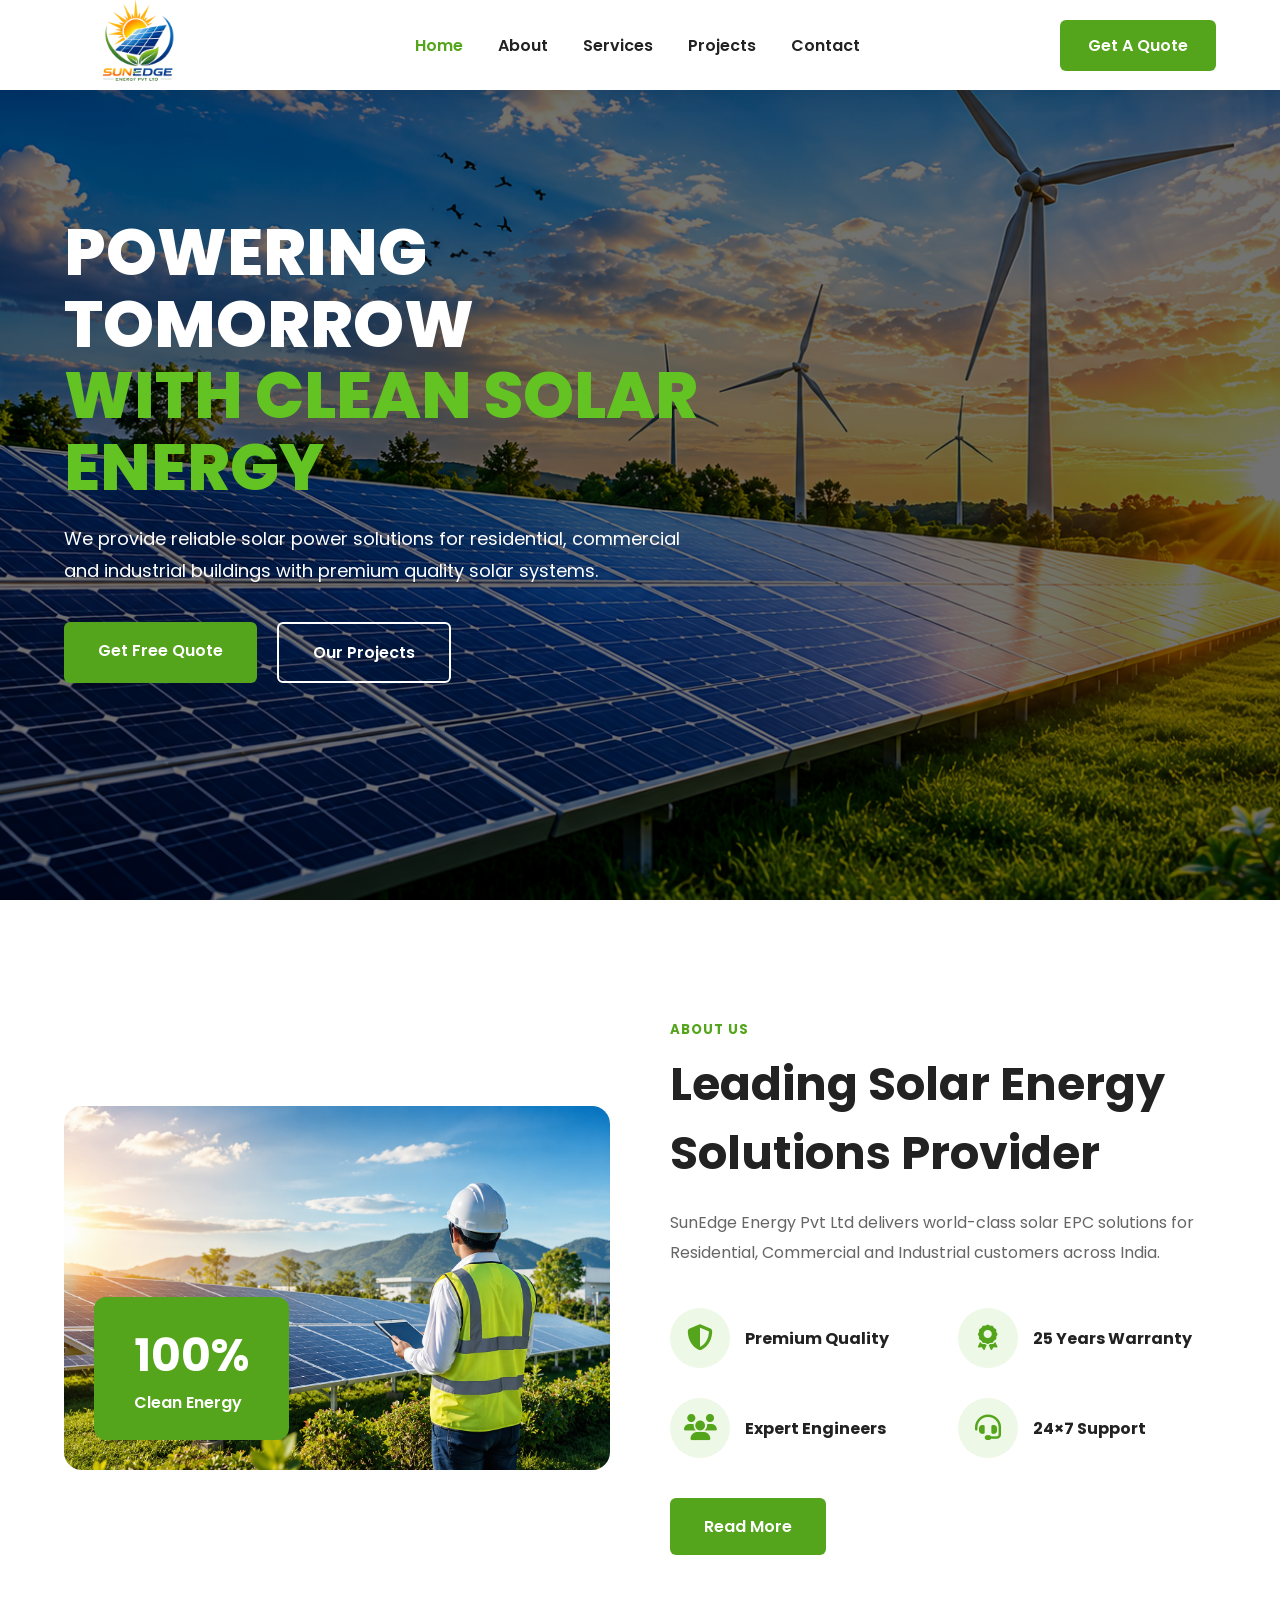
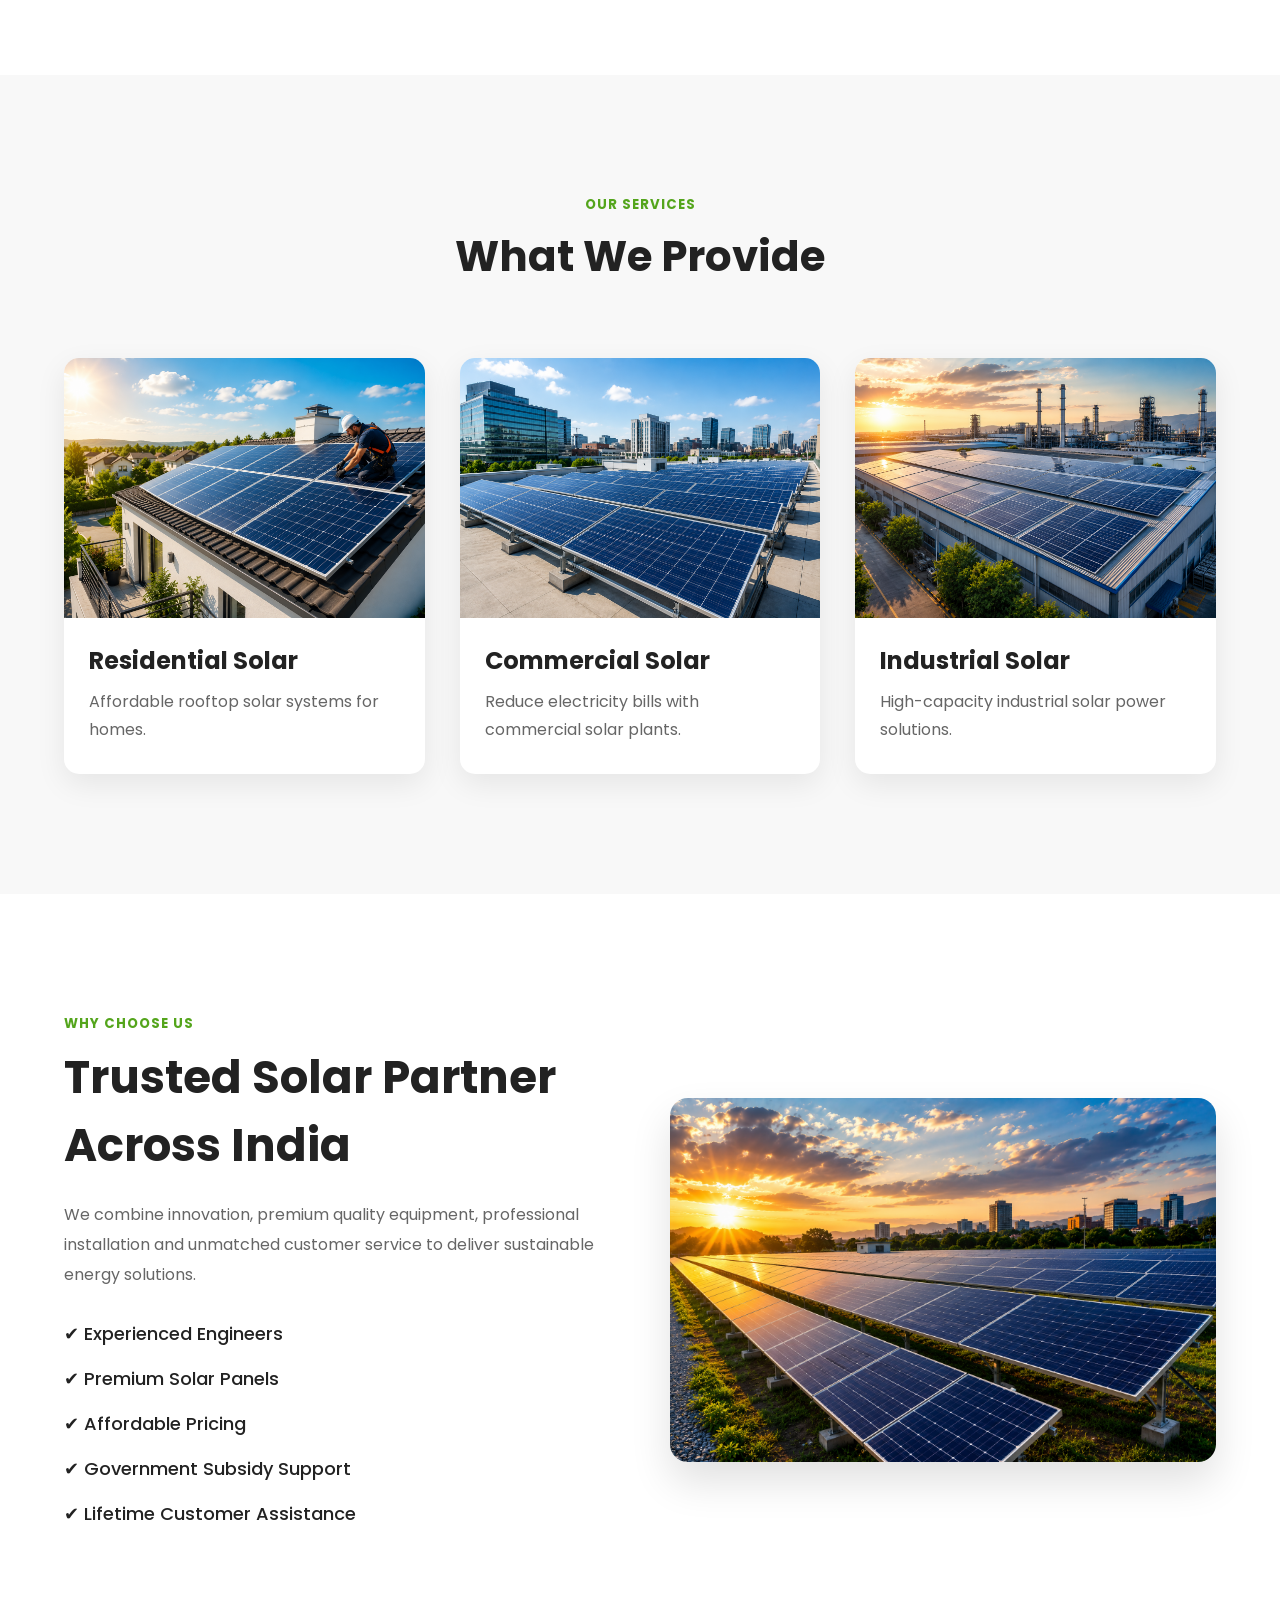
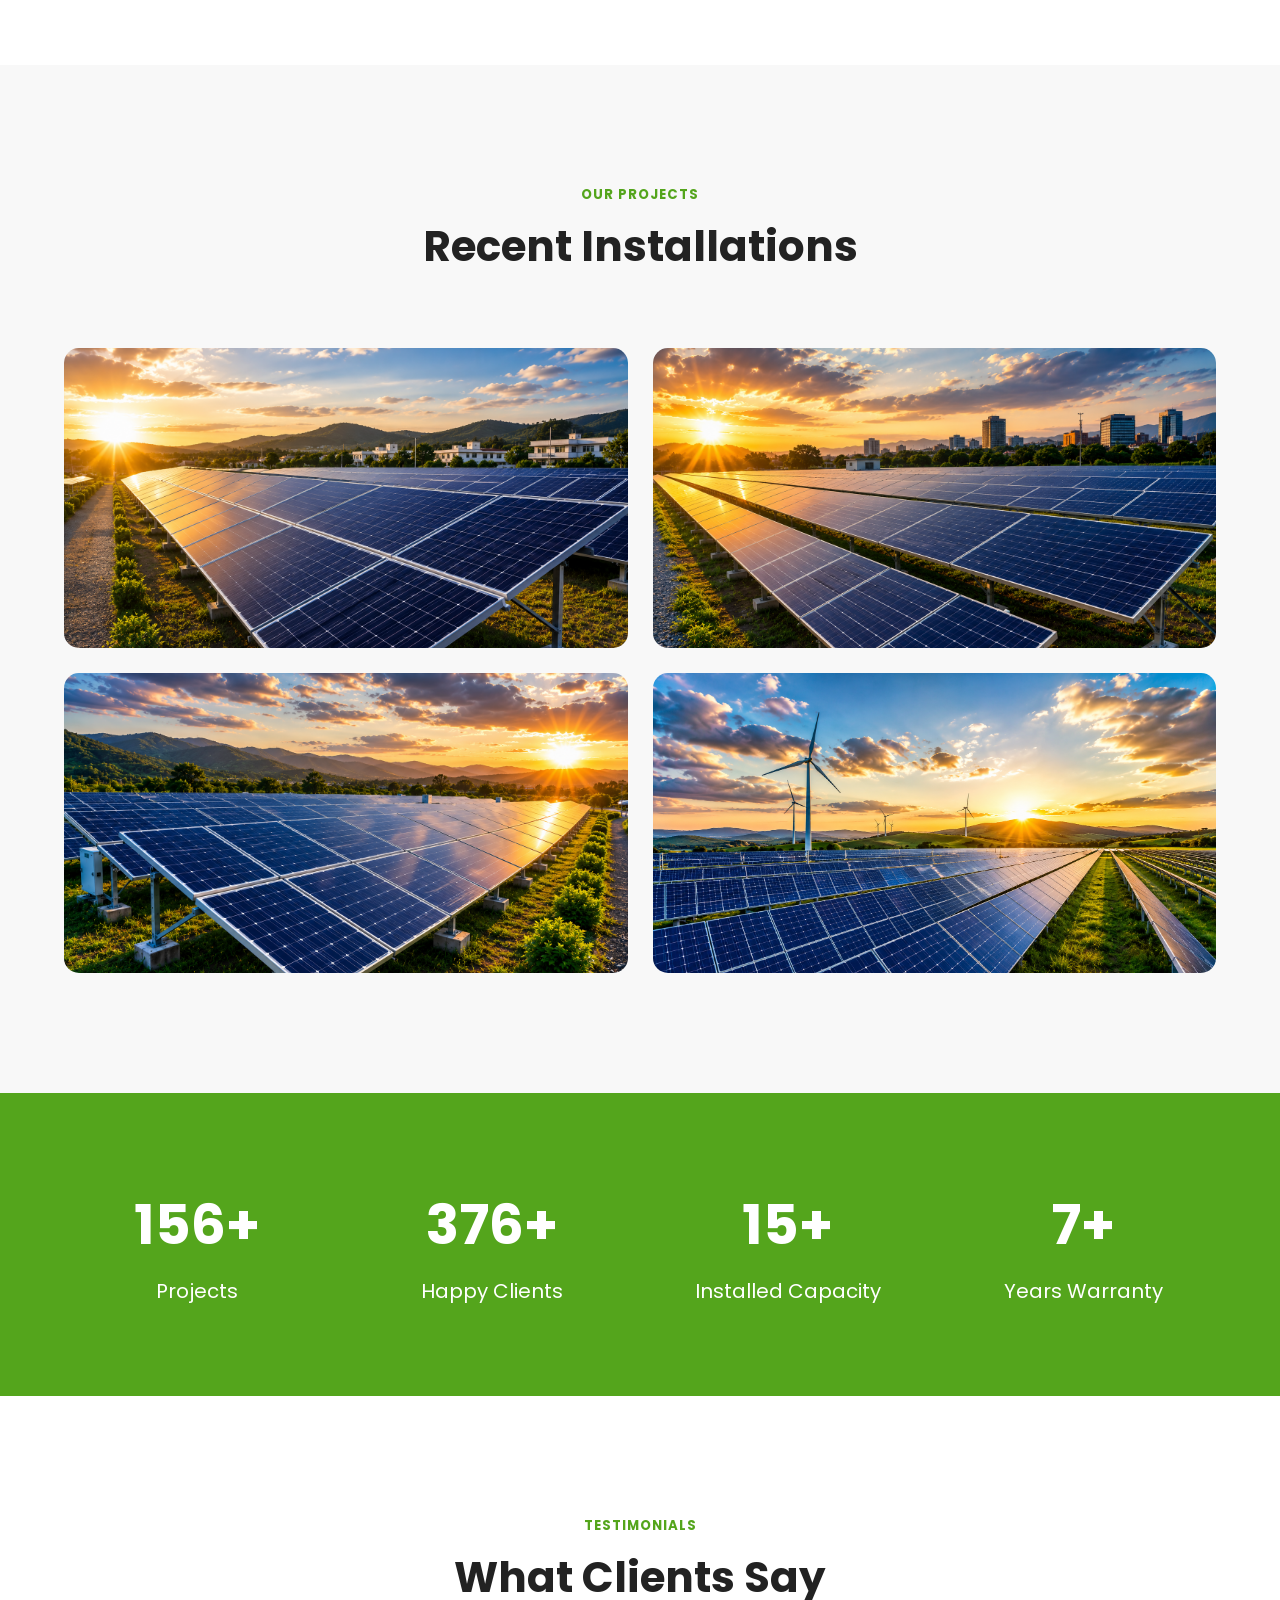
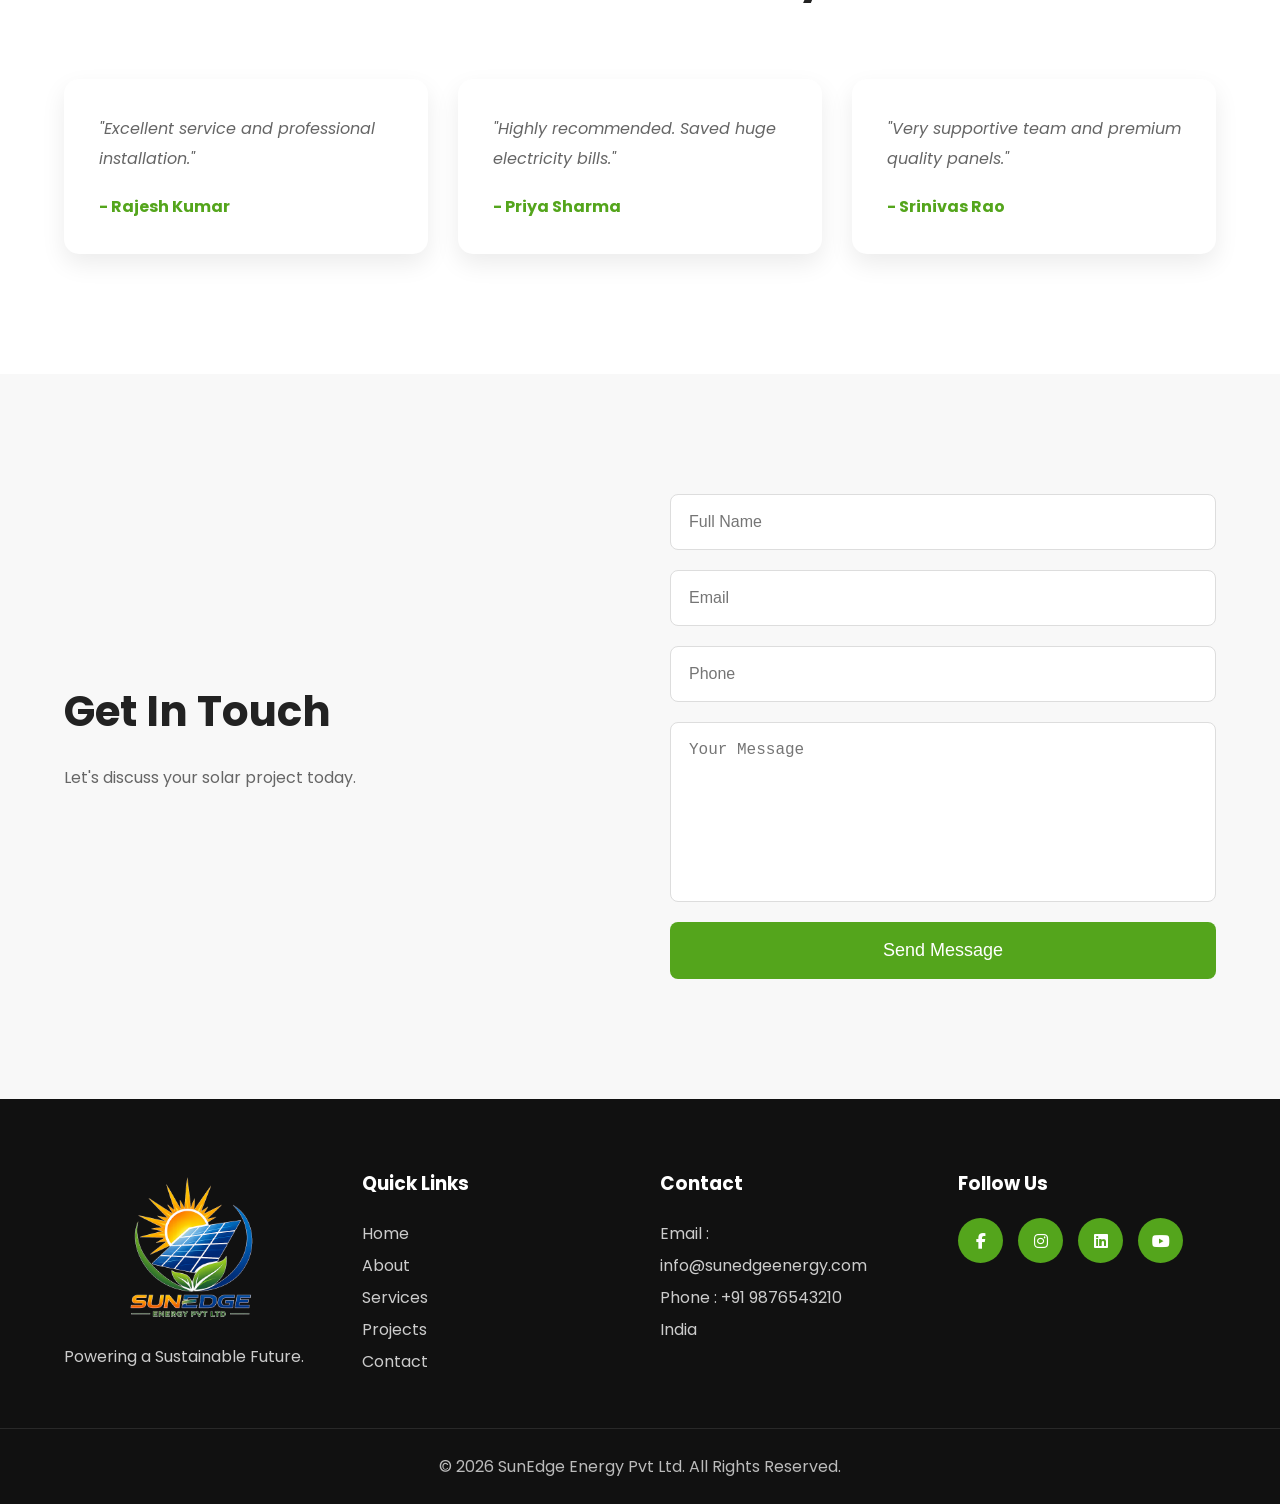
<file: index.html>
<!DOCTYPE html>
<html lang="en">

<head>
    <meta charset="UTF-8">
    <meta name="viewport" content="width=device-width, initial-scale=1.0">

    <title>SunEdge Energy Pvt Ltd</title>

    <!-- CSS -->
    <link rel="stylesheet" href="css/style.css">
    <link rel="stylesheet" href="css/responsive.css">

    <!-- Font Awesome -->
    <link rel="stylesheet"
        href="https://cdnjs.cloudflare.com/ajax/libs/font-awesome/6.5.2/css/all.min.css">

    <!-- Google Font -->
    <link href="https://fonts.googleapis.com/css2?family=Poppins:wght@300;400;500;600;700;800&display=swap"
        rel="stylesheet">
</head>

<body>

<!-- ================= HEADER ================= -->

<header>

<div class="container">
<div class="logo">

<img src="images/logo.png" alt="SunEdge Logo" class="site-logo">

</div>

<nav>

<ul id="menu">

<li><a href="#home" class="active">Home</a></li>

<li><a href="#about">About</a></li>

<li><a href="#services">Services</a></li>

<li><a href="#projects">Projects</a></li>

<li><a href="#contact">Contact</a></li>

</ul>

</nav>

<div class="quote-btn">

<a href="#contact">Get A Quote</a>

</div>

<div class="menu-icon">

<i class="fas fa-bars"></i>

</div>

</div>

</header>

<!-- ================= HERO ================= -->

<section class="hero" id="home">

<div class="overlay"></div>

<div class="container hero-content">

<div class="hero-text">

<h1>

POWERING TOMORROW

<span>WITH CLEAN SOLAR ENERGY</span>

</h1>

<p>

We provide reliable solar power solutions for residential,

commercial and industrial buildings with premium quality

solar systems.

</p>

<div class="hero-buttons">

<a href="#contact" class="btn green">

Get Free Quote

</a>

<a href="#projects" class="btn outline">

Our Projects

</a>

</div>

</div>

</div>

</section>

<!-- ================= ABOUT ================= -->

<section class="about" id="about">

<div class="container about-grid">

<div class="about-image">

<img src="images/about.jpg" alt="About">

<div class="badge">

<h2>100%</h2>

<p>Clean Energy</p>

</div>

</div>

<div class="about-content">

<h5>ABOUT US</h5>

<h2>

Leading Solar Energy

Solutions Provider

</h2>

<p>

SunEdge Energy Pvt Ltd delivers world-class solar EPC

solutions for Residential, Commercial and Industrial

customers across India.

</p>

<div class="features">

<div class="feature">

<i class="fa-solid fa-shield-halved"></i>

<h4>Premium Quality</h4>

</div>

<div class="feature">

<i class="fa-solid fa-award"></i>

<h4>25 Years Warranty</h4>

</div>

<div class="feature">

<i class="fa-solid fa-users"></i>

<h4>Expert Engineers</h4>

</div>

<div class="feature">

<i class="fa-solid fa-headset"></i>

<h4>24×7 Support</h4>

</div>

</div>

<a href="#" class="btn green">

Read More

</a>

</div>

</div>

</section>

<!-- ================= SERVICES ================= -->

<section class="services" id="services">

<div class="container">

<div class="title">

<h5>OUR SERVICES</h5>

<h2>What We Provide</h2>

</div>

<div class="service-grid">

<div class="service-card">

<img src="images/service1.jpg">

<h3>Residential Solar</h3>

<p>

Affordable rooftop solar systems for homes.

</p>

</div>

<div class="service-card">

<img src="images/service2.jpg">

<h3>Commercial Solar</h3>

<p>

Reduce electricity bills with commercial solar plants.

</p>

</div>

<div class="service-card">

<img src="images/service3.jpg">

<h3>Industrial Solar</h3>

<p>

High-capacity industrial solar power solutions.

</p>

</div>

</div>

</div>

</section>

<!-- ================= WHY CHOOSE US ================= -->

<section class="why">

<div class="container why-grid">

<div>

<h5>WHY CHOOSE US</h5>

<h2>

Trusted Solar Partner

Across India

</h2>

<p>

We combine innovation, premium quality equipment,

professional installation and unmatched customer service

to deliver sustainable energy solutions.

</p>

<ul>

<li>✔ Experienced Engineers</li>

<li>✔ Premium Solar Panels</li>

<li>✔ Affordable Pricing</li>

<li>✔ Government Subsidy Support</li>

<li>✔ Lifetime Customer Assistance</li>

</ul>

</div>

<div>

<img src="images/project2.jpg">

</div>

</div>

</section>

<!-- ================= PROJECTS ================= -->

<section class="projects" id="projects">

<div class="container">

<div class="title">

<h5>OUR PROJECTS</h5>

<h2>Recent Installations</h2>

</div>

<div class="project-grid">

<img src="images/project1.jpg">

<img src="images/project2.jpg">

<img src="images/project3.jpg">

<img src="images/project4.jpg">

</div>

</div>

</section>

<!-- ================= COUNTER ================= -->

<section class="counter">

<div class="container counter-grid">

<div>

<h2>500+</h2>

<p>Projects</p>

</div>

<div>

<h2>1200+</h2>

<p>Happy Clients</p>

</div>

<div>

<h2>50MW+</h2>

<p>Installed Capacity</p>

</div>

<div>

<h2>25+</h2>

<p>Years Warranty</p>

</div>

</div>

</section>

<!-- ================= TESTIMONIALS ================= -->

<section class="testimonials">

<div class="container">

<div class="title">

<h5>TESTIMONIALS</h5>

<h2>What Clients Say</h2>

</div>

<div class="testimonial-grid">

<div class="testimonial">

<p>

"Excellent service and professional installation."

</p>

<h4>- Rajesh Kumar</h4>

</div>

<div class="testimonial">

<p>

"Highly recommended. Saved huge electricity bills."

</p>

<h4>- Priya Sharma</h4>

</div>

<div class="testimonial">

<p>

"Very supportive team and premium quality panels."

</p>

<h4>- Srinivas Rao</h4>

</div>

</div>

</div>

</section>

<!-- ================= CONTACT ================= -->

<section class="contact" id="contact">

<div class="container contact-grid">

<div>

<h2>Get In Touch</h2>

<p>

Let's discuss your solar project today.

</p>

</div>

<form>

<input type="text" placeholder="Full Name">

<input type="email" placeholder="Email">

<input type="text" placeholder="Phone">

<textarea placeholder="Your Message"></textarea>

<button>

Send Message

</button>

</form>

</div>

</section>

<!-- ================= FOOTER ================= -->

<footer>

<div class="container footer-grid">

<div>

<img src="images/logo.png" width="180">

<p>

Powering a Sustainable Future.

</p>

</div>

<div>

<h3>Quick Links</h3>

<ul>

 <li><a href="#home">Home</a></li>
        <li><a href="#about">About</a></li>
        <li><a href="#services">Services</a></li>
        <li><a href="#projects">Projects</a></li>
        <li><a href="#contact">Contact</a></li>

</ul>

</div>

<div>

<h3>Contact</h3>

<p>Email : info@sunedgeenergy.com</p>

<p>Phone : +91 9876543210</p>

<p>India</p>

</div>

<div>

<h3>Follow Us</h3>

<div class="social">

<i class="fab fa-facebook-f"></i>

<i class="fab fa-instagram"></i>

<i class="fab fa-linkedin"></i>

<i class="fab fa-youtube"></i>

</div>

</div>

</div>

<div class="copyright">

© 2026 SunEdge Energy Pvt Ltd. All Rights Reserved.

</div>

</footer>

<script src="js/script.js"></script>

</body>

</html>
</file>
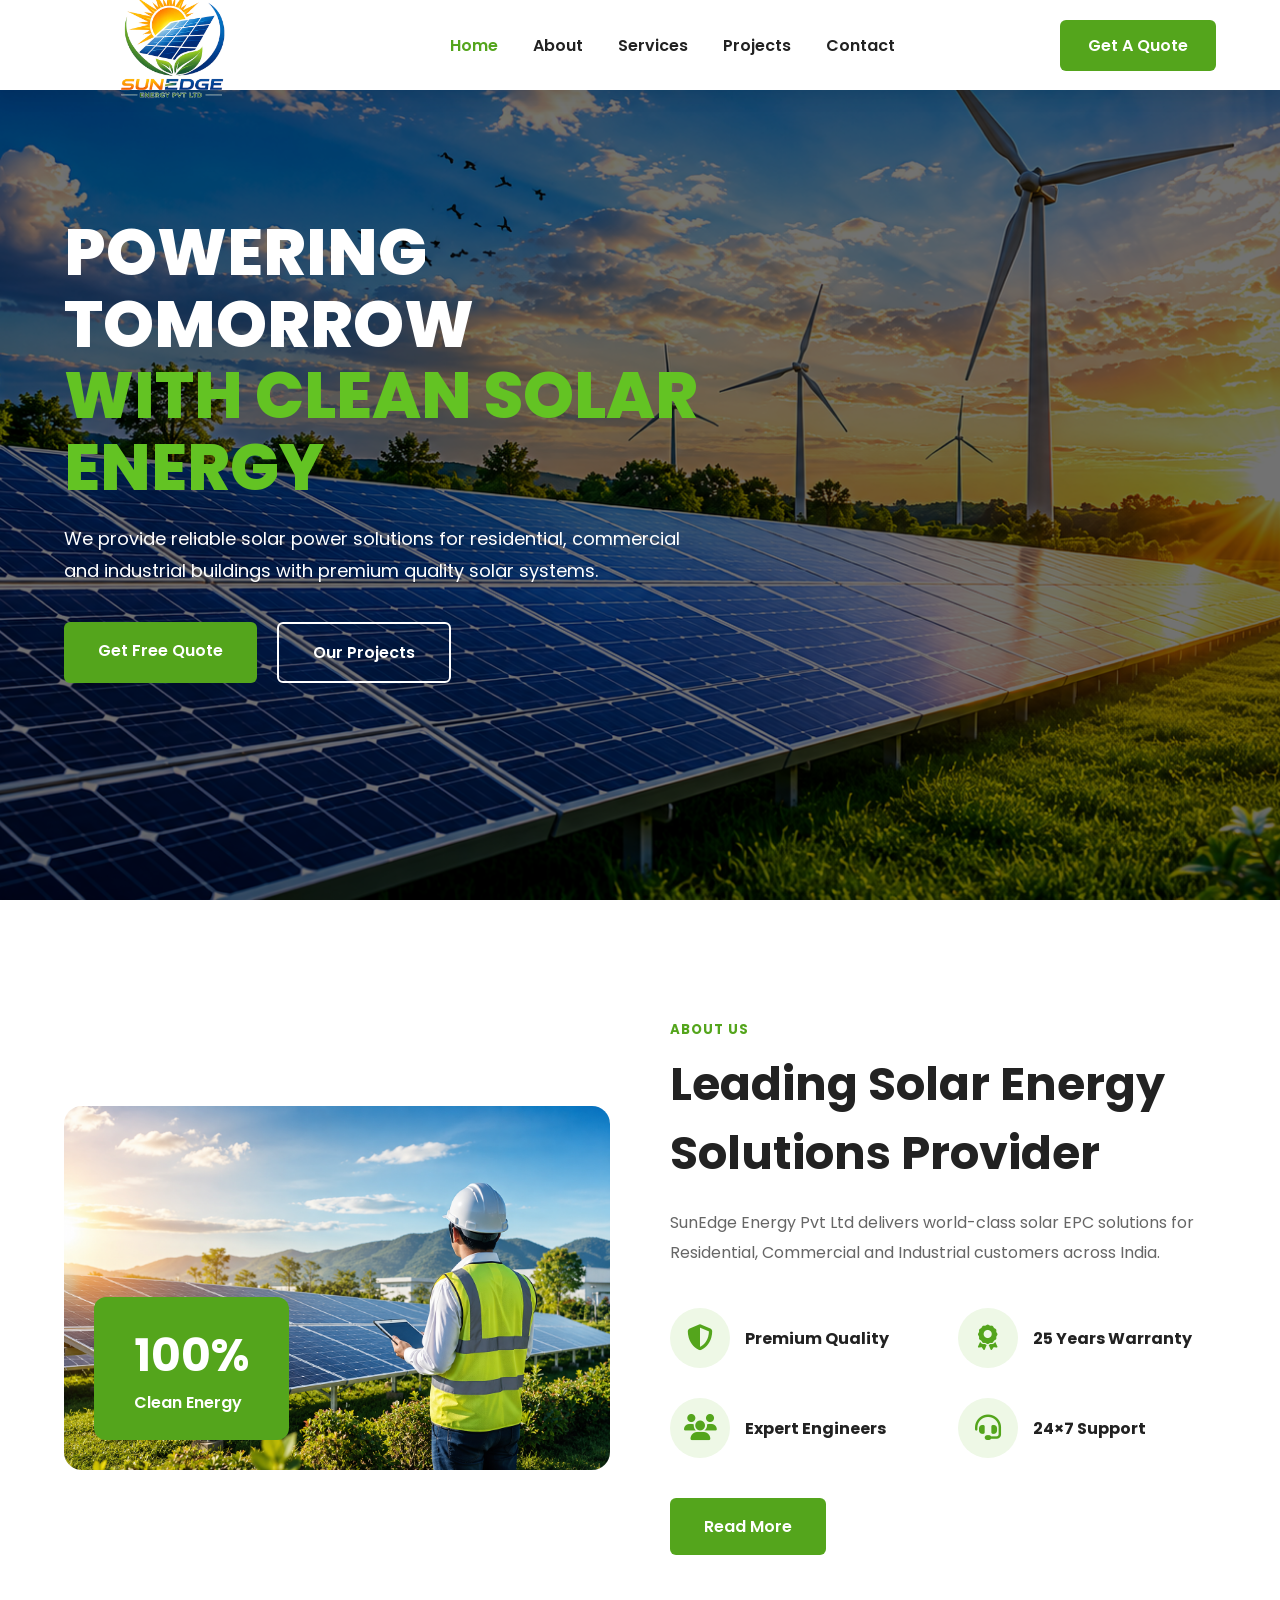
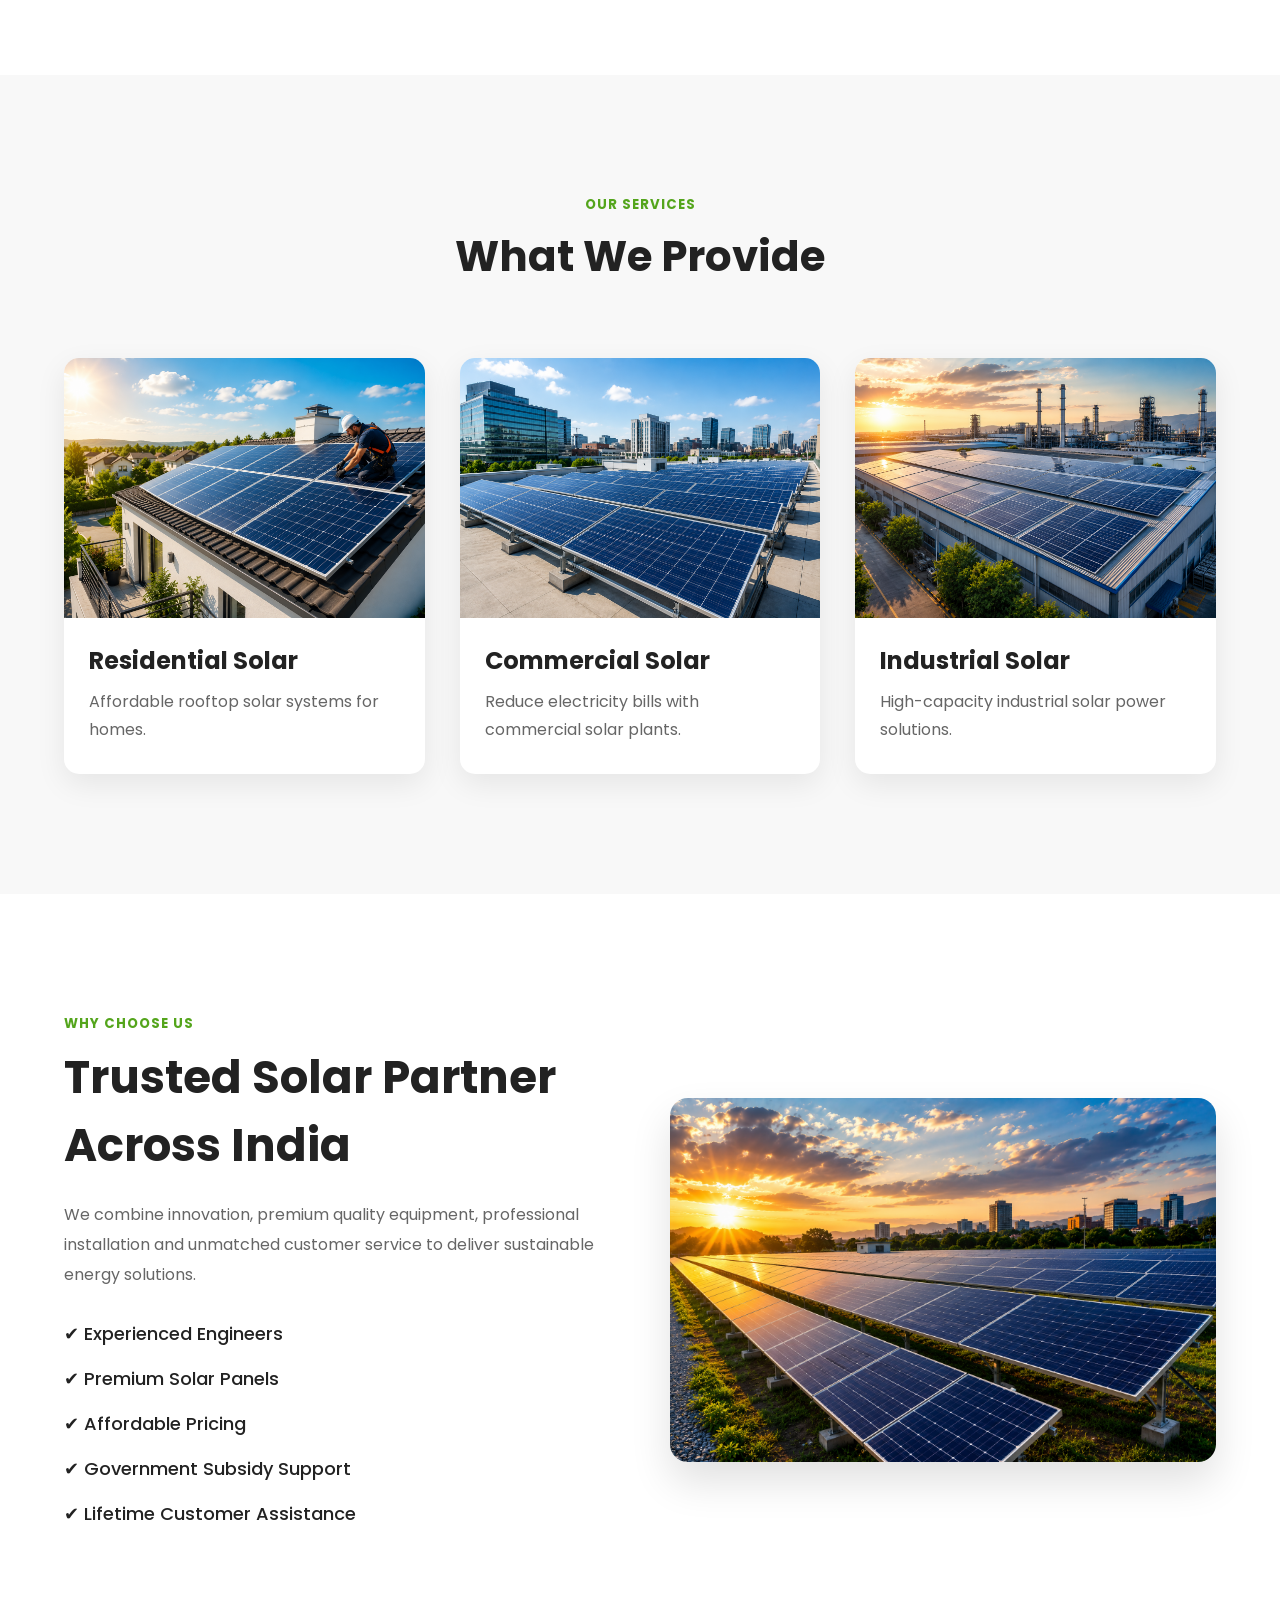
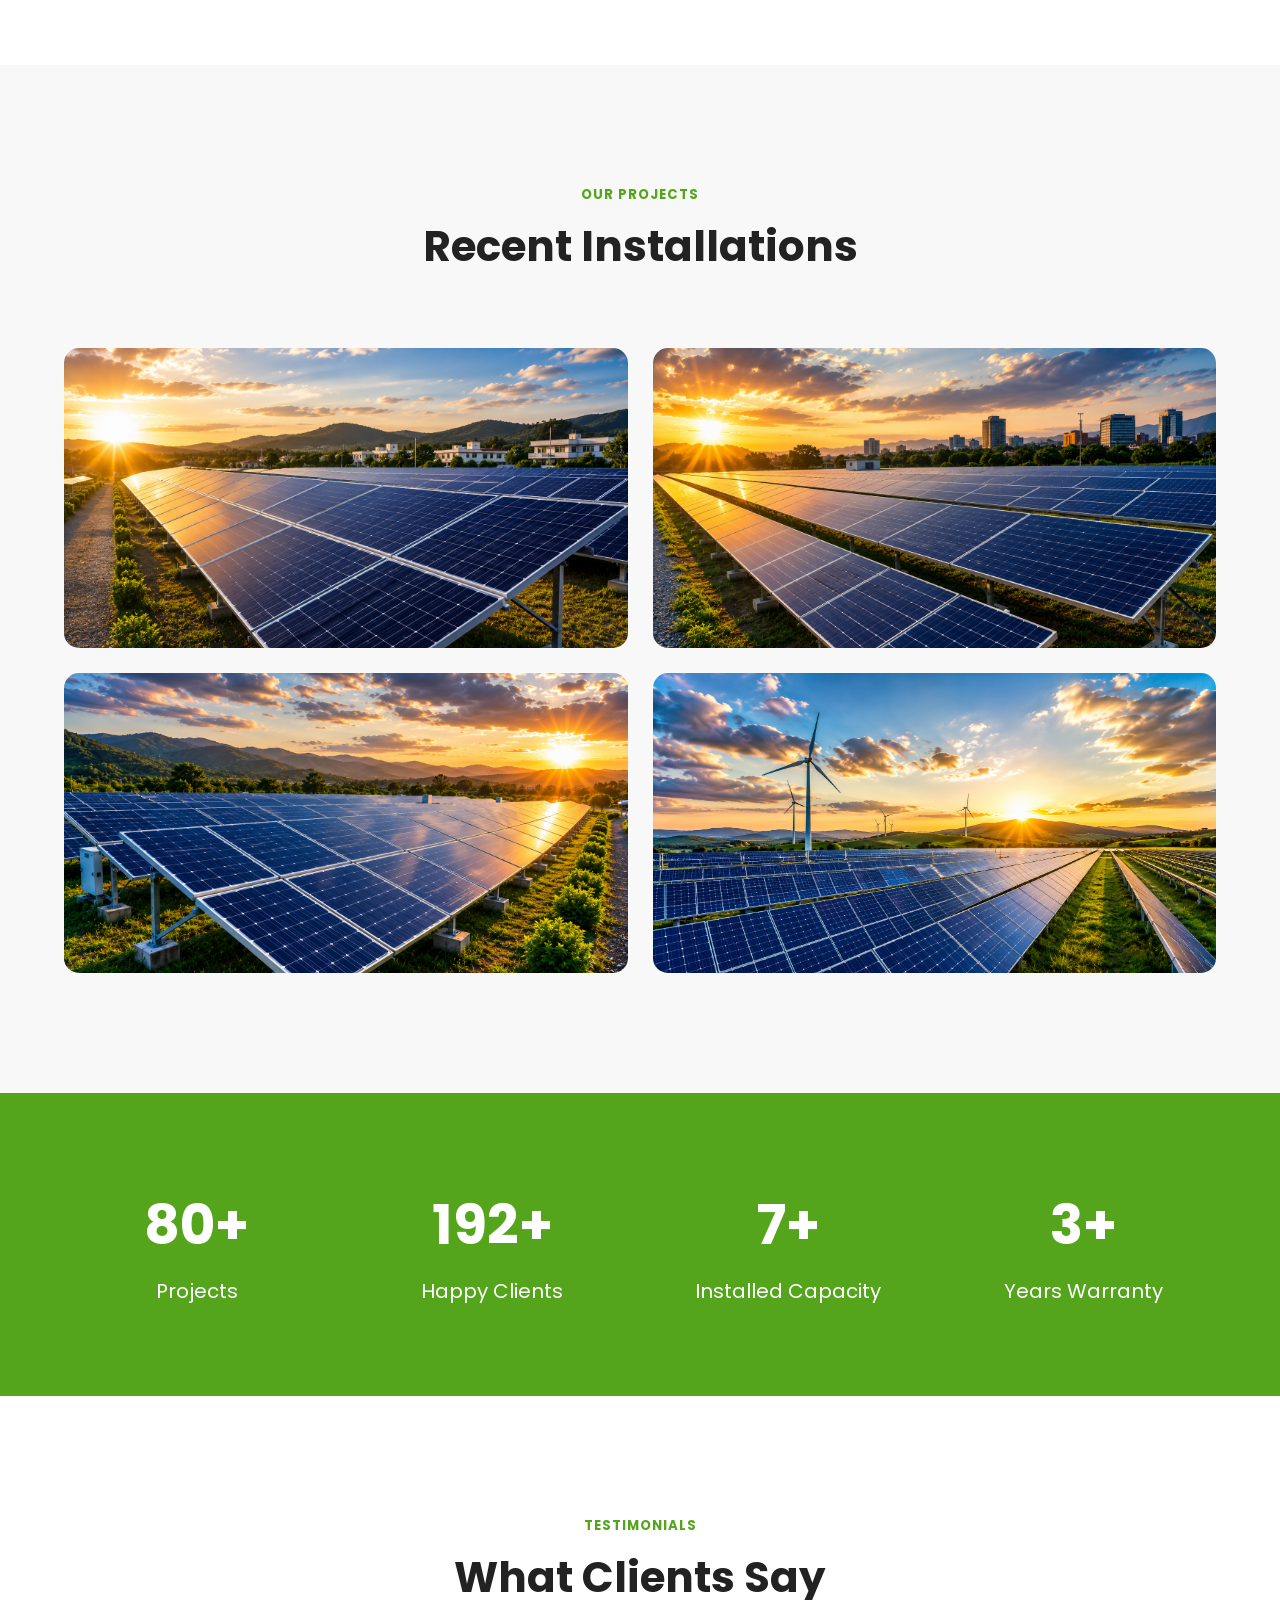
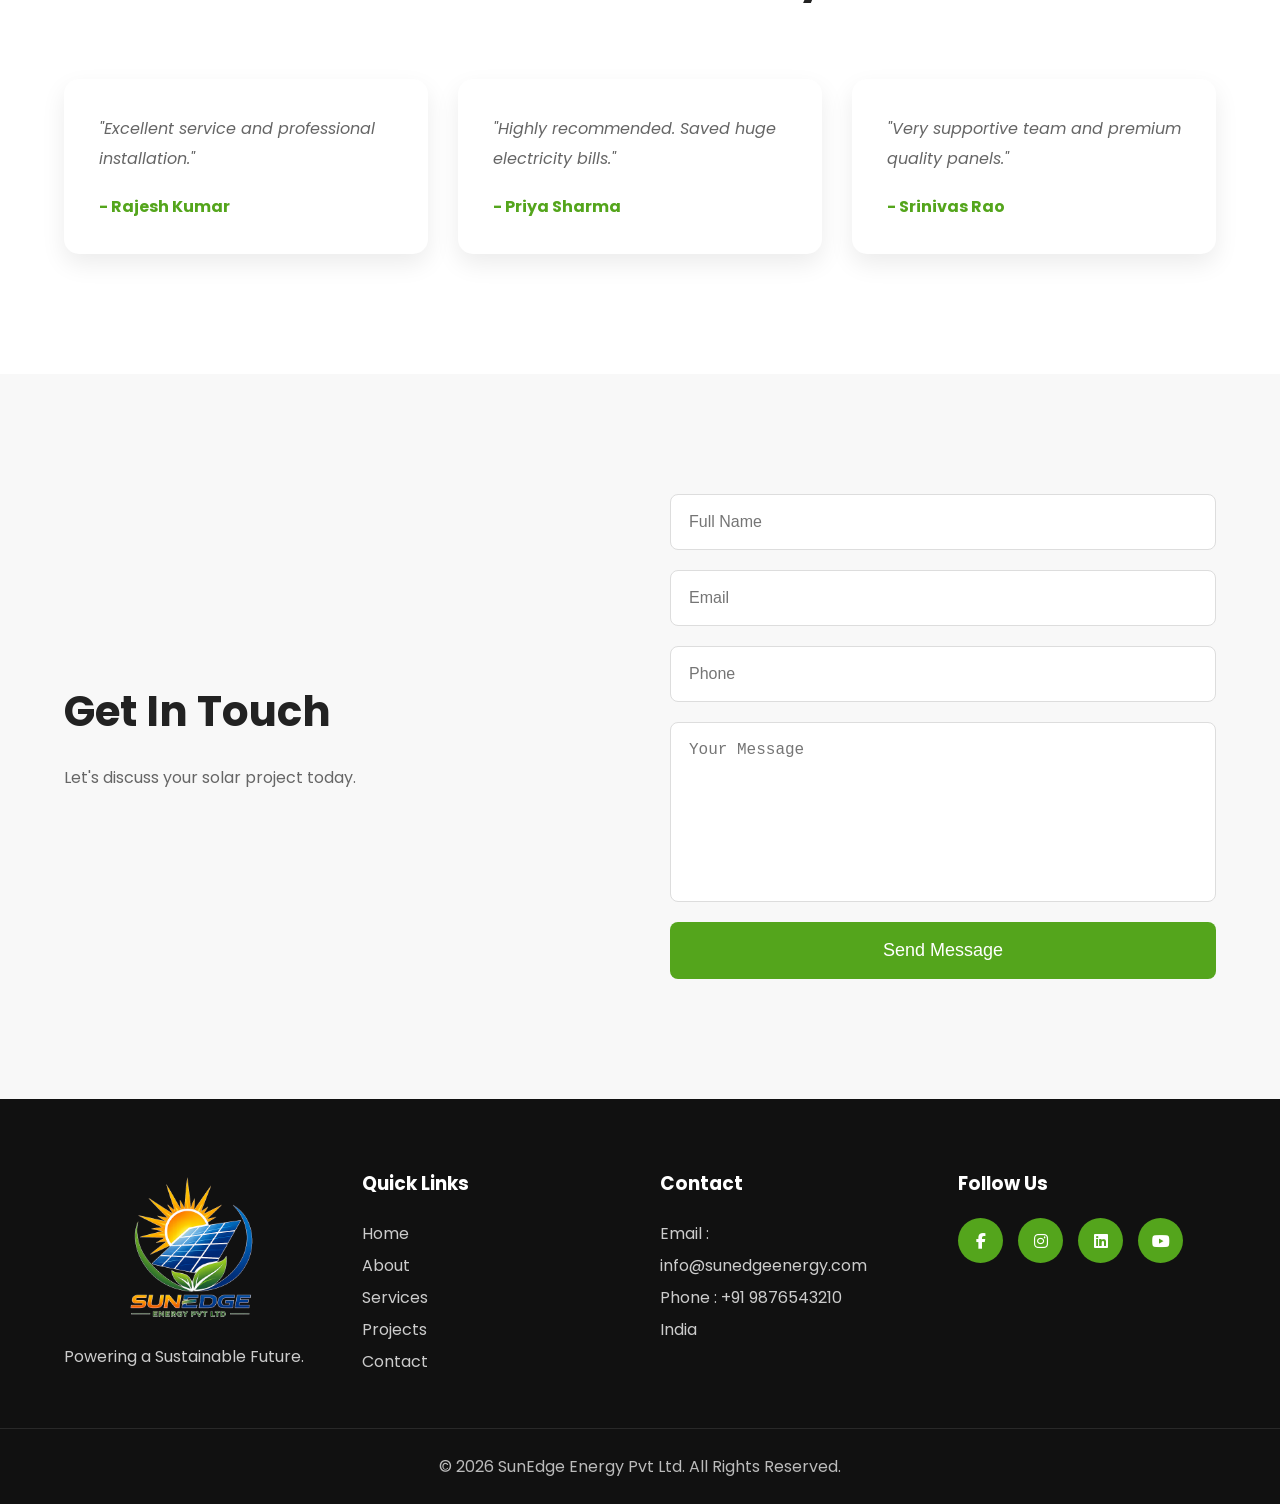
<file: SunEdge-Website/index.html>
<!DOCTYPE html>
<html lang="en">

<head>
    <meta charset="UTF-8">
    <meta name="viewport" content="width=device-width, initial-scale=1.0">

    <title>SunEdge Energy Pvt Ltd</title>

    <!-- CSS -->
    <link rel="stylesheet" href="css/style.css">
    <link rel="stylesheet" href="css/responsive.css">

    <!-- Font Awesome -->
    <link rel="stylesheet"
        href="https://cdnjs.cloudflare.com/ajax/libs/font-awesome/6.5.2/css/all.min.css">

    <!-- Google Font -->
    <link href="https://fonts.googleapis.com/css2?family=Poppins:wght@300;400;500;600;700;800&display=swap"
        rel="stylesheet">
</head>

<body>

<!-- ================= HEADER ================= -->

<header>

<div class="container">

<div class="logo">

<img src="images/logo.png" alt="Logo">

</div>

<nav>

<ul id="menu">

<li><a href="#home" class="active">Home</a></li>

<li><a href="#about">About</a></li>

<li><a href="#services">Services</a></li>

<li><a href="#projects">Projects</a></li>

<li><a href="#contact">Contact</a></li>

</ul>

</nav>

<div class="quote-btn">

<a href="#contact">Get A Quote</a>

</div>

<div class="menu-icon">

<i class="fas fa-bars"></i>

</div>

</div>

</header>

<!-- ================= HERO ================= -->

<section class="hero" id="home">

<div class="overlay"></div>

<div class="container hero-content">

<div class="hero-text">

<h1>

POWERING TOMORROW

<span>WITH CLEAN SOLAR ENERGY</span>

</h1>

<p>

We provide reliable solar power solutions for residential,

commercial and industrial buildings with premium quality

solar systems.

</p>

<div class="hero-buttons">

<a href="#contact" class="btn green">

Get Free Quote

</a>

<a href="#projects" class="btn outline">

Our Projects

</a>

</div>

</div>

</div>

</section>

<!-- ================= ABOUT ================= -->

<section class="about" id="about">

<div class="container about-grid">

<div class="about-image">

<img src="images/about.jpg" alt="About">

<div class="badge">

<h2>100%</h2>

<p>Clean Energy</p>

</div>

</div>

<div class="about-content">

<h5>ABOUT US</h5>

<h2>

Leading Solar Energy

Solutions Provider

</h2>

<p>

SunEdge Energy Pvt Ltd delivers world-class solar EPC

solutions for Residential, Commercial and Industrial

customers across India.

</p>

<div class="features">

<div class="feature">

<i class="fa-solid fa-shield-halved"></i>

<h4>Premium Quality</h4>

</div>

<div class="feature">

<i class="fa-solid fa-award"></i>

<h4>25 Years Warranty</h4>

</div>

<div class="feature">

<i class="fa-solid fa-users"></i>

<h4>Expert Engineers</h4>

</div>

<div class="feature">

<i class="fa-solid fa-headset"></i>

<h4>24×7 Support</h4>

</div>

</div>

<a href="#" class="btn green">

Read More

</a>

</div>

</div>

</section>

<!-- ================= SERVICES ================= -->

<section class="services" id="services">

<div class="container">

<div class="title">

<h5>OUR SERVICES</h5>

<h2>What We Provide</h2>

</div>

<div class="service-grid">

<div class="service-card">

<img src="images/service1.jpg">

<h3>Residential Solar</h3>

<p>

Affordable rooftop solar systems for homes.

</p>

</div>

<div class="service-card">

<img src="images/service2.jpg">

<h3>Commercial Solar</h3>

<p>

Reduce electricity bills with commercial solar plants.

</p>

</div>

<div class="service-card">

<img src="images/service3.jpg">

<h3>Industrial Solar</h3>

<p>

High-capacity industrial solar power solutions.

</p>

</div>

</div>

</div>

</section>

<!-- ================= WHY CHOOSE US ================= -->

<section class="why">

<div class="container why-grid">

<div>

<h5>WHY CHOOSE US</h5>

<h2>

Trusted Solar Partner

Across India

</h2>

<p>

We combine innovation, premium quality equipment,

professional installation and unmatched customer service

to deliver sustainable energy solutions.

</p>

<ul>

<li>✔ Experienced Engineers</li>

<li>✔ Premium Solar Panels</li>

<li>✔ Affordable Pricing</li>

<li>✔ Government Subsidy Support</li>

<li>✔ Lifetime Customer Assistance</li>

</ul>

</div>

<div>

<img src="images/project2.jpg">

</div>

</div>

</section>

<!-- ================= PROJECTS ================= -->

<section class="projects" id="projects">

<div class="container">

<div class="title">

<h5>OUR PROJECTS</h5>

<h2>Recent Installations</h2>

</div>

<div class="project-grid">

<img src="images/project1.jpg">

<img src="images/project2.jpg">

<img src="images/project3.jpg">

<img src="images/project4.jpg">

</div>

</div>

</section>

<!-- ================= COUNTER ================= -->

<section class="counter">

<div class="container counter-grid">

<div>

<h2>500+</h2>

<p>Projects</p>

</div>

<div>

<h2>1200+</h2>

<p>Happy Clients</p>

</div>

<div>

<h2>50MW+</h2>

<p>Installed Capacity</p>

</div>

<div>

<h2>25+</h2>

<p>Years Warranty</p>

</div>

</div>

</section>

<!-- ================= TESTIMONIALS ================= -->

<section class="testimonials">

<div class="container">

<div class="title">

<h5>TESTIMONIALS</h5>

<h2>What Clients Say</h2>

</div>

<div class="testimonial-grid">

<div class="testimonial">

<p>

"Excellent service and professional installation."

</p>

<h4>- Rajesh Kumar</h4>

</div>

<div class="testimonial">

<p>

"Highly recommended. Saved huge electricity bills."

</p>

<h4>- Priya Sharma</h4>

</div>

<div class="testimonial">

<p>

"Very supportive team and premium quality panels."

</p>

<h4>- Srinivas Rao</h4>

</div>

</div>

</div>

</section>

<!-- ================= CONTACT ================= -->

<section class="contact" id="contact">

<div class="container contact-grid">

<div>

<h2>Get In Touch</h2>

<p>

Let's discuss your solar project today.

</p>

</div>

<form>

<input type="text" placeholder="Full Name">

<input type="email" placeholder="Email">

<input type="text" placeholder="Phone">

<textarea placeholder="Your Message"></textarea>

<button>

Send Message

</button>

</form>

</div>

</section>

<!-- ================= FOOTER ================= -->

<footer>

<div class="container footer-grid">

<div>

<img src="images/logo.png" width="180">

<p>

Powering a Sustainable Future.

</p>

</div>

<div>

<h3>Quick Links</h3>

<ul>

<li>Home</li>

<li>About</li>

<li>Services</li>

<li>Projects</li>

<li>Contact</li>

</ul>

</div>

<div>

<h3>Contact</h3>

<p>Email : info@sunedgeenergy.com</p>

<p>Phone : +91 9876543210</p>

<p>India</p>

</div>

<div>

<h3>Follow Us</h3>

<div class="social">

<i class="fab fa-facebook-f"></i>

<i class="fab fa-instagram"></i>

<i class="fab fa-linkedin"></i>

<i class="fab fa-youtube"></i>

</div>

</div>

</div>

<div class="copyright">

© 2026 SunEdge Energy Pvt Ltd. All Rights Reserved.

</div>

</footer>

<script src="js/script.js"></script>

</body>

</html>
</file>
<file: css/style.css>
/* ===========================================
   SunEdge Energy Pvt Ltd
   style.css
=========================================== */

*{
    margin:0;
    padding:0;
    box-sizing:border-box;
    scroll-behavior:smooth;
}

body{
    font-family:'Poppins',sans-serif;
    color:#222;
    background:#fff;
    overflow-x:hidden;
}

.container{
    width:90%;
    max-width:1200px;
    margin:auto;
}

img{
    width:100%;
    display:block;
}

a{
    text-decoration:none;
}

ul{
    list-style:none;
}

/*==========================
HEADER
==========================*/

header{
    position:fixed;
    top:0;
    left:0;
    width:100%;
    background:#fff;
    z-index:999;
    box-shadow:0 5px 20px rgba(0,0,0,.08);
}

header .container{
    display:flex;
    justify-content:space-between;
    align-items:center;
    height:90px;
}

.logo img{
    width:150px;
}

nav ul{
    display:flex;
    gap:35px;
}

nav ul li a{
    color:#222;
    font-weight:600;
    transition:.3s;
}

nav ul li a:hover,
nav ul li a.active{
    color:#54a51c;
}

.quote-btn a{
    background:#54a51c;
    color:#fff;
    padding:14px 28px;
    border-radius:6px;
    font-weight:600;
    transition:.3s;
}

.quote-btn a:hover{
    background:#3f8613;
}

.menu-icon{
    display:none;
    font-size:28px;
    cursor:pointer;
}

/*==========================
HERO
==========================*/

.hero{
    position:relative;
    height:100vh;
    background:url("../images/hero.jpg") center center/cover no-repeat;
    display:flex;
    align-items:center;
}

.overlay{
    position:absolute;
    width:100%;
    height:100%;
    background:rgba(0,0,0,.55);
}

.hero-content{
    position:relative;
    z-index:5;
}

.hero-text{
    max-width:650px;
    color:#fff;
}

.hero-text h1{
    font-size:65px;
    line-height:1.1;
    margin-bottom:20px;
    font-weight:800;
}

.hero-text h1 span{
    color:#63c323;
    display:block;
}

.hero-text p{
    font-size:18px;
    line-height:32px;
    margin-bottom:35px;
}

.hero-buttons{
    display:flex;
    gap:20px;
}

.btn{
    display:inline-block;
    padding:16px 34px;
    border-radius:6px;
    font-weight:600;
    transition:.4s;
}

.green{
    background:#54a51c;
    color:#fff;
}

.green:hover{
    background:#3b8610;
}

.outline{
    border:2px solid #fff;
    color:#fff;
}

.outline:hover{
    background:#fff;
    color:#111;
}

/*==========================
ABOUT
==========================*/

.about{
    padding:120px 0;
}

.about-grid{
    display:grid;
    grid-template-columns:1fr 1fr;
    gap:60px;
    align-items:center;
}

.about-image{
    position:relative;
}

.about-image img{
    border-radius:18px;
}

.badge{
    position:absolute;
    left:30px;
    bottom:30px;
    background:#54a51c;
    color:#fff;
    padding:25px 40px;
    border-radius:12px;
}

.badge h2{
    font-size:45px;
}

.badge p{
    font-weight:600;
}

.about-content h5{
    color:#54a51c;
    letter-spacing:1px;
    margin-bottom:10px;
}

.about-content h2{
    font-size:46px;
    margin-bottom:20px;
}

.about-content p{
    line-height:30px;
    color:#666;
    margin-bottom:40px;
}

.features{
    display:grid;
    grid-template-columns:repeat(2,1fr);
    gap:30px;
    margin-bottom:40px;
}

.feature{
    display:flex;
    align-items:center;
    gap:15px;
}

.feature i{
    width:60px;
    height:60px;
    background:#eef8e6;
    color:#54a51c;
    border-radius:50%;
    display:flex;
    align-items:center;
    justify-content:center;
    font-size:26px;
}

/*==========================
SECTION TITLE
==========================*/

.title{
    text-align:center;
    margin-bottom:70px;
}

.title h5{
    color:#54a51c;
    letter-spacing:1px;
    margin-bottom:10px;
}

.title h2{
    font-size:42px;
}

/*==========================
SERVICES
==========================*/

.services{
    padding:120px 0;
    background:#f8f8f8;
}

.service-grid{
    display:grid;
    grid-template-columns:repeat(3,1fr);
    gap:35px;
}

.service-card{
    background:#fff;
    border-radius:15px;
    overflow:hidden;
    transition:.4s;
    box-shadow:0 10px 30px rgba(0,0,0,.08);
}

.service-card:hover{
    transform:translateY(-10px);
}

.service-card img{
    height:260px;
    object-fit:cover;
}

.service-card h3{
    padding:25px 25px 10px;
    font-size:24px;
}

.service-card p{
    padding:0 25px 30px;
    color:#666;
    line-height:28px;
}
/*==========================
WHY CHOOSE US
==========================*/

.why{
    padding:120px 0;
}

.why-grid{
    display:grid;
    grid-template-columns:1fr 1fr;
    gap:60px;
    align-items:center;
}

.why h5{
    color:#54a51c;
    letter-spacing:1px;
    margin-bottom:10px;
}

.why h2{
    font-size:45px;
    margin-bottom:20px;
}

.why p{
    color:#666;
    line-height:30px;
    margin-bottom:30px;
}

.why ul li{
    margin-bottom:18px;
    font-size:18px;
    font-weight:500;
}

.why img{
    border-radius:18px;
    box-shadow:0 20px 40px rgba(0,0,0,.12);
}

/*==========================
PROJECTS
==========================*/

.projects{
    padding:120px 0;
    background:#f8f8f8;
}

.project-grid{
    display:grid;
    grid-template-columns:repeat(2,1fr);
    gap:25px;
}

.project-grid img{
    height:300px;
    object-fit:cover;
    border-radius:15px;
    transition:.4s;
    cursor:pointer;
}

.project-grid img:hover{
    transform:scale(1.05);
}

/*==========================
COUNTER
==========================*/

.counter{
    background:#54a51c;
    color:#fff;
    padding:90px 0;
}

.counter-grid{
    display:grid;
    grid-template-columns:repeat(4,1fr);
    text-align:center;
    gap:30px;
}

.counter h2{
    font-size:55px;
    margin-bottom:10px;
}

.counter p{
    font-size:20px;
}

/*==========================
TESTIMONIALS
==========================*/

.testimonials{
    padding:120px 0;
}

.testimonial-grid{
    display:grid;
    grid-template-columns:repeat(3,1fr);
    gap:30px;
}

.testimonial{
    background:#fff;
    padding:35px;
    border-radius:15px;
    box-shadow:0 10px 25px rgba(0,0,0,.08);
    transition:.4s;
}

.testimonial:hover{
    transform:translateY(-8px);
}

.testimonial p{
    color:#666;
    line-height:30px;
    margin-bottom:20px;
    font-style:italic;
}

.testimonial h4{
    color:#54a51c;
}

/*==========================
CONTACT
==========================*/

.contact{
    padding:120px 0;
    background:#f8f8f8;
}

.contact-grid{
    display:grid;
    grid-template-columns:1fr 1fr;
    gap:60px;
    align-items:center;
}

.contact h2{
    font-size:42px;
    margin-bottom:20px;
}

.contact p{
    color:#666;
    line-height:30px;
}

form{
    display:flex;
    flex-direction:column;
    gap:20px;
}

form input,
form textarea{
    width:100%;
    padding:18px;
    border:1px solid #ddd;
    border-radius:8px;
    outline:none;
    font-size:16px;
}

form textarea{
    height:180px;
    resize:none;
}

form button{
    background:#54a51c;
    color:#fff;
    border:none;
    padding:18px;
    border-radius:8px;
    cursor:pointer;
    font-size:18px;
    transition:.3s;
}

form button:hover{
    background:#3b8610;
}

/*==========================
FOOTER
==========================*/

footer{
    background:#111;
    color:#fff;
    padding-top:70px;
}

.footer-grid{
    display:grid;
    grid-template-columns:repeat(4,1fr);
    gap:40px;
    padding-bottom:50px;
}

.footer-grid h3{
    margin-bottom:20px;
}

.footer-grid p,
.footer-grid li{
    color:#ccc;
    line-height:32px;
}

.footer-grid ul li a{
    color:#ccc;
    text-decoration:none;
    display:block;
    transition:.3s;
}
.footer-grid ul li:hover{
    color:#54a51c;
}

.social{
    display:flex;
    gap:15px;
    margin-top:20px;
}

.social i{
    width:45px;
    height:45px;
    border-radius:50%;
    background:#54a51c;
    display:flex;
    align-items:center;
    justify-content:center;
    cursor:pointer;
    transition:.3s;
}

.social i:hover{
    transform:translateY(-5px);
}

.copyright{
    text-align:center;
    border-top:1px solid rgba(255,255,255,.1);
    padding:25px;
    color:#bbb;
}

/*==========================
SCROLLBAR
==========================*/

::-webkit-scrollbar{
    width:10px;
}

::-webkit-scrollbar-track{
    background:#eee;
}

::-webkit-scrollbar-thumb{
    background:#54a51c;
    border-radius:20px;
}

/*==========================
ANIMATIONS
==========================*/

.service-card,
.testimonial,
.project-grid img,
.feature{
    transition:all .4s ease;
}

.service-card:hover,
.testimonial:hover{
    box-shadow:0 20px 40px rgba(0,0,0,.15);
}

.about-image img:hover,
.why img:hover{
    transform:scale(1.03);
    transition:.5s;
}
</file>
<file: css/responsive.css>
/* ===========================================
   Responsive Design
   SunEdge Energy Pvt Ltd
=========================================== */

/* ==========================
   Large Tablets
========================== */

@media (max-width:1200px){

.hero-text h1{
    font-size:55px;
}

.about-grid,
.why-grid,
.contact-grid{
    gap:40px;
}

}


/* ==========================
   Tablets
========================== */

@media (max-width:768px){

header .container{
    height:80px;
}

.logo img{
    width:120px;
}

.menu-icon{
    display:block;
    font-size:28px;
    color:#222;
}

nav{
    position:absolute;
    top:80px;
    left:0;
    width:100%;
    background:#fff;
    display:none;
    box-shadow:0 5px 20px rgba(0,0,0,.1);
}

nav.active{
    display:block;
}

nav ul{
    flex-direction:column;
    gap:0;
}

nav ul li{
    border-bottom:1px solid #eee;
}

nav ul li a{
    display:block;
    padding:18px;
}

.quote-btn{
    display:none;
}

.hero{
    height:90vh;
}

.hero-text{
    text-align:center;
    margin:auto;
}

.hero-text h1{
    font-size:48px;
}

.hero-buttons{
    justify-content:center;
}

.about-grid,
.why-grid,
.contact-grid{
    grid-template-columns:1fr;
}

.about-image{
    order:1;
}

.about-content{
    order:2;
}

.service-grid{
    grid-template-columns:repeat(2,1fr);
}

.project-grid{
    grid-template-columns:repeat(2,1fr);
}

.counter-grid{
    grid-template-columns:repeat(2,1fr);
    gap:40px;
}

.testimonial-grid{
    grid-template-columns:1fr;
}

.footer-grid{
    grid-template-columns:repeat(2,1fr);
}

}


/* ==========================
   Mobile Devices
========================== */

@media (max-width:768px){

.container{
    width:92%;
}

.hero{
    height:100vh;
}

.hero-text h1{
    font-size:36px;
}

.hero-text p{
    font-size:16px;
    line-height:28px;
}

.hero-buttons{
    flex-direction:column;
    gap:15px;
}

.btn{
    width:100%;
    text-align:center;
}

.about,
.services,
.projects,
.why,
.contact,
.testimonials{
    padding:80px 0;
}

.about-content h2,
.why h2,
.contact h2,
.title h2{
    font-size:32px;
}

.features{
    grid-template-columns:1fr;
}

.service-grid{
    grid-template-columns:1fr;
}

.project-grid{
    grid-template-columns:1fr;
}

.project-grid img{
    height:240px;
}

.counter-grid{
    grid-template-columns:1fr;
}

.counter h2{
    font-size:42px;
}

.footer-grid{
    grid-template-columns:1fr;
}

.social{
    justify-content:flex-start;
}

.badge{
    left:15px;
    bottom:15px;
    padding:18px 25px;
}

.badge h2{
    font-size:32px;
}

}


/* ==========================
   Small Mobile
========================== */

@media (max-width:480px){

.hero-text h1{
    font-size:30px;
}

.hero-text p{
    font-size:15px;
}

.title h2{
    font-size:28px;
}

.about-content h2,
.why h2,
.contact h2{
    font-size:28px;
}

.feature{
    flex-direction:column;
    text-align:center;
}

.feature i{
    margin-bottom:10px;
}

.counter h2{
    font-size:36px;
}

form input,
form textarea{
    padding:15px;
}

form button{
    padding:15px;
    font-size:16px;
}

.footer-grid{
    text-align:center;
}

.social{
    justify-content:center;
}

}
</file>
<file: SunEdge-Website/css/style.css>
/* ===========================================
   SunEdge Energy Pvt Ltd
   style.css
=========================================== */

*{
    margin:0;
    padding:0;
    box-sizing:border-box;
    scroll-behavior:smooth;
}

body{
    font-family:'Poppins',sans-serif;
    color:#222;
    background:#fff;
    overflow-x:hidden;
}

.container{
    width:90%;
    max-width:1200px;
    margin:auto;
}

img{
    width:100%;
    display:block;
}

a{
    text-decoration:none;
}

ul{
    list-style:none;
}

/*==========================
HEADER
==========================*/

header{
    position:fixed;
    top:0;
    left:0;
    width:100%;
    background:#fff;
    z-index:999;
    box-shadow:0 5px 20px rgba(0,0,0,.08);
}

header .container{
    display:flex;
    justify-content:space-between;
    align-items:center;
    height:90px;
}

.logo img{
    width:220px;
}

nav ul{
    display:flex;
    gap:35px;
}

nav ul li a{
    color:#222;
    font-weight:600;
    transition:.3s;
}

nav ul li a:hover,
nav ul li a.active{
    color:#54a51c;
}

.quote-btn a{
    background:#54a51c;
    color:#fff;
    padding:14px 28px;
    border-radius:6px;
    font-weight:600;
    transition:.3s;
}

.quote-btn a:hover{
    background:#3f8613;
}

.menu-icon{
    display:none;
    font-size:28px;
    cursor:pointer;
}

/*==========================
HERO
==========================*/

.hero{
    position:relative;
    height:100vh;
    background:url("../images/hero.jpg") center center/cover no-repeat;
    display:flex;
    align-items:center;
}

.overlay{
    position:absolute;
    width:100%;
    height:100%;
    background:rgba(0,0,0,.55);
}

.hero-content{
    position:relative;
    z-index:5;
}

.hero-text{
    max-width:650px;
    color:#fff;
}

.hero-text h1{
    font-size:65px;
    line-height:1.1;
    margin-bottom:20px;
    font-weight:800;
}

.hero-text h1 span{
    color:#63c323;
    display:block;
}

.hero-text p{
    font-size:18px;
    line-height:32px;
    margin-bottom:35px;
}

.hero-buttons{
    display:flex;
    gap:20px;
}

.btn{
    display:inline-block;
    padding:16px 34px;
    border-radius:6px;
    font-weight:600;
    transition:.4s;
}

.green{
    background:#54a51c;
    color:#fff;
}

.green:hover{
    background:#3b8610;
}

.outline{
    border:2px solid #fff;
    color:#fff;
}

.outline:hover{
    background:#fff;
    color:#111;
}

/*==========================
ABOUT
==========================*/

.about{
    padding:120px 0;
}

.about-grid{
    display:grid;
    grid-template-columns:1fr 1fr;
    gap:60px;
    align-items:center;
}

.about-image{
    position:relative;
}

.about-image img{
    border-radius:18px;
}

.badge{
    position:absolute;
    left:30px;
    bottom:30px;
    background:#54a51c;
    color:#fff;
    padding:25px 40px;
    border-radius:12px;
}

.badge h2{
    font-size:45px;
}

.badge p{
    font-weight:600;
}

.about-content h5{
    color:#54a51c;
    letter-spacing:1px;
    margin-bottom:10px;
}

.about-content h2{
    font-size:46px;
    margin-bottom:20px;
}

.about-content p{
    line-height:30px;
    color:#666;
    margin-bottom:40px;
}

.features{
    display:grid;
    grid-template-columns:repeat(2,1fr);
    gap:30px;
    margin-bottom:40px;
}

.feature{
    display:flex;
    align-items:center;
    gap:15px;
}

.feature i{
    width:60px;
    height:60px;
    background:#eef8e6;
    color:#54a51c;
    border-radius:50%;
    display:flex;
    align-items:center;
    justify-content:center;
    font-size:26px;
}

/*==========================
SECTION TITLE
==========================*/

.title{
    text-align:center;
    margin-bottom:70px;
}

.title h5{
    color:#54a51c;
    letter-spacing:1px;
    margin-bottom:10px;
}

.title h2{
    font-size:42px;
}

/*==========================
SERVICES
==========================*/

.services{
    padding:120px 0;
    background:#f8f8f8;
}

.service-grid{
    display:grid;
    grid-template-columns:repeat(3,1fr);
    gap:35px;
}

.service-card{
    background:#fff;
    border-radius:15px;
    overflow:hidden;
    transition:.4s;
    box-shadow:0 10px 30px rgba(0,0,0,.08);
}

.service-card:hover{
    transform:translateY(-10px);
}

.service-card img{
    height:260px;
    object-fit:cover;
}

.service-card h3{
    padding:25px 25px 10px;
    font-size:24px;
}

.service-card p{
    padding:0 25px 30px;
    color:#666;
    line-height:28px;
}
/*==========================
WHY CHOOSE US
==========================*/

.why{
    padding:120px 0;
}

.why-grid{
    display:grid;
    grid-template-columns:1fr 1fr;
    gap:60px;
    align-items:center;
}

.why h5{
    color:#54a51c;
    letter-spacing:1px;
    margin-bottom:10px;
}

.why h2{
    font-size:45px;
    margin-bottom:20px;
}

.why p{
    color:#666;
    line-height:30px;
    margin-bottom:30px;
}

.why ul li{
    margin-bottom:18px;
    font-size:18px;
    font-weight:500;
}

.why img{
    border-radius:18px;
    box-shadow:0 20px 40px rgba(0,0,0,.12);
}

/*==========================
PROJECTS
==========================*/

.projects{
    padding:120px 0;
    background:#f8f8f8;
}

.project-grid{
    display:grid;
    grid-template-columns:repeat(2,1fr);
    gap:25px;
}

.project-grid img{
    height:300px;
    object-fit:cover;
    border-radius:15px;
    transition:.4s;
    cursor:pointer;
}

.project-grid img:hover{
    transform:scale(1.05);
}

/*==========================
COUNTER
==========================*/

.counter{
    background:#54a51c;
    color:#fff;
    padding:90px 0;
}

.counter-grid{
    display:grid;
    grid-template-columns:repeat(4,1fr);
    text-align:center;
    gap:30px;
}

.counter h2{
    font-size:55px;
    margin-bottom:10px;
}

.counter p{
    font-size:20px;
}

/*==========================
TESTIMONIALS
==========================*/

.testimonials{
    padding:120px 0;
}

.testimonial-grid{
    display:grid;
    grid-template-columns:repeat(3,1fr);
    gap:30px;
}

.testimonial{
    background:#fff;
    padding:35px;
    border-radius:15px;
    box-shadow:0 10px 25px rgba(0,0,0,.08);
    transition:.4s;
}

.testimonial:hover{
    transform:translateY(-8px);
}

.testimonial p{
    color:#666;
    line-height:30px;
    margin-bottom:20px;
    font-style:italic;
}

.testimonial h4{
    color:#54a51c;
}

/*==========================
CONTACT
==========================*/

.contact{
    padding:120px 0;
    background:#f8f8f8;
}

.contact-grid{
    display:grid;
    grid-template-columns:1fr 1fr;
    gap:60px;
    align-items:center;
}

.contact h2{
    font-size:42px;
    margin-bottom:20px;
}

.contact p{
    color:#666;
    line-height:30px;
}

form{
    display:flex;
    flex-direction:column;
    gap:20px;
}

form input,
form textarea{
    width:100%;
    padding:18px;
    border:1px solid #ddd;
    border-radius:8px;
    outline:none;
    font-size:16px;
}

form textarea{
    height:180px;
    resize:none;
}

form button{
    background:#54a51c;
    color:#fff;
    border:none;
    padding:18px;
    border-radius:8px;
    cursor:pointer;
    font-size:18px;
    transition:.3s;
}

form button:hover{
    background:#3b8610;
}

/*==========================
FOOTER
==========================*/

footer{
    background:#111;
    color:#fff;
    padding-top:70px;
}

.footer-grid{
    display:grid;
    grid-template-columns:repeat(4,1fr);
    gap:40px;
    padding-bottom:50px;
}

.footer-grid h3{
    margin-bottom:20px;
}

.footer-grid p,
.footer-grid li{
    color:#ccc;
    line-height:32px;
}

.footer-grid ul li{
    cursor:pointer;
    transition:.3s;
}

.footer-grid ul li:hover{
    color:#54a51c;
}

.social{
    display:flex;
    gap:15px;
    margin-top:20px;
}

.social i{
    width:45px;
    height:45px;
    border-radius:50%;
    background:#54a51c;
    display:flex;
    align-items:center;
    justify-content:center;
    cursor:pointer;
    transition:.3s;
}

.social i:hover{
    transform:translateY(-5px);
}

.copyright{
    text-align:center;
    border-top:1px solid rgba(255,255,255,.1);
    padding:25px;
    color:#bbb;
}

/*==========================
SCROLLBAR
==========================*/

::-webkit-scrollbar{
    width:10px;
}

::-webkit-scrollbar-track{
    background:#eee;
}

::-webkit-scrollbar-thumb{
    background:#54a51c;
    border-radius:20px;
}

/*==========================
ANIMATIONS
==========================*/

.service-card,
.testimonial,
.project-grid img,
.feature{
    transition:all .4s ease;
}

.service-card:hover,
.testimonial:hover{
    box-shadow:0 20px 40px rgba(0,0,0,.15);
}

.about-image img:hover,
.why img:hover{
    transform:scale(1.03);
    transition:.5s;
}
</file>
<file: SunEdge-Website/css/responsive.css>
/* ===========================================
   Responsive Design
   SunEdge Energy Pvt Ltd
=========================================== */

/* ==========================
   Large Tablets
========================== */

@media (max-width:1200px){

.hero-text h1{
    font-size:55px;
}

.about-grid,
.why-grid,
.contact-grid{
    gap:40px;
}

}


/* ==========================
   Tablets
========================== */

@media (max-width:992px){

header .container{
    height:80px;
}

.logo img{
    width:170px;
}

.menu-icon{
    display:block;
    font-size:28px;
    color:#222;
}

nav{
    position:absolute;
    top:80px;
    left:0;
    width:100%;
    background:#fff;
    display:none;
    box-shadow:0 5px 20px rgba(0,0,0,.1);
}

nav.active{
    display:block;
}

nav ul{
    flex-direction:column;
    gap:0;
}

nav ul li{
    border-bottom:1px solid #eee;
}

nav ul li a{
    display:block;
    padding:18px;
}

.quote-btn{
    display:none;
}

.hero{
    height:90vh;
}

.hero-text{
    text-align:center;
    margin:auto;
}

.hero-text h1{
    font-size:48px;
}

.hero-buttons{
    justify-content:center;
}

.about-grid,
.why-grid,
.contact-grid{
    grid-template-columns:1fr;
}

.about-image{
    order:1;
}

.about-content{
    order:2;
}

.service-grid{
    grid-template-columns:repeat(2,1fr);
}

.project-grid{
    grid-template-columns:repeat(2,1fr);
}

.counter-grid{
    grid-template-columns:repeat(2,1fr);
    gap:40px;
}

.testimonial-grid{
    grid-template-columns:1fr;
}

.footer-grid{
    grid-template-columns:repeat(2,1fr);
}

}


/* ==========================
   Mobile Devices
========================== */

@media (max-width:768px){

.container{
    width:92%;
}

.hero{
    height:100vh;
}

.hero-text h1{
    font-size:36px;
}

.hero-text p{
    font-size:16px;
    line-height:28px;
}

.hero-buttons{
    flex-direction:column;
    gap:15px;
}

.btn{
    width:100%;
    text-align:center;
}

.about,
.services,
.projects,
.why,
.contact,
.testimonials{
    padding:80px 0;
}

.about-content h2,
.why h2,
.contact h2,
.title h2{
    font-size:32px;
}

.features{
    grid-template-columns:1fr;
}

.service-grid{
    grid-template-columns:1fr;
}

.project-grid{
    grid-template-columns:1fr;
}

.project-grid img{
    height:240px;
}

.counter-grid{
    grid-template-columns:1fr;
}

.counter h2{
    font-size:42px;
}

.footer-grid{
    grid-template-columns:1fr;
}

.social{
    justify-content:flex-start;
}

.badge{
    left:15px;
    bottom:15px;
    padding:18px 25px;
}

.badge h2{
    font-size:32px;
}

}


/* ==========================
   Small Mobile
========================== */

@media (max-width:480px){

.hero-text h1{
    font-size:30px;
}

.hero-text p{
    font-size:15px;
}

.title h2{
    font-size:28px;
}

.about-content h2,
.why h2,
.contact h2{
    font-size:28px;
}

.feature{
    flex-direction:column;
    text-align:center;
}

.feature i{
    margin-bottom:10px;
}

.counter h2{
    font-size:36px;
}

form input,
form textarea{
    padding:15px;
}

form button{
    padding:15px;
    font-size:16px;
}

.footer-grid{
    text-align:center;
}

.social{
    justify-content:center;
}

}
</file>
